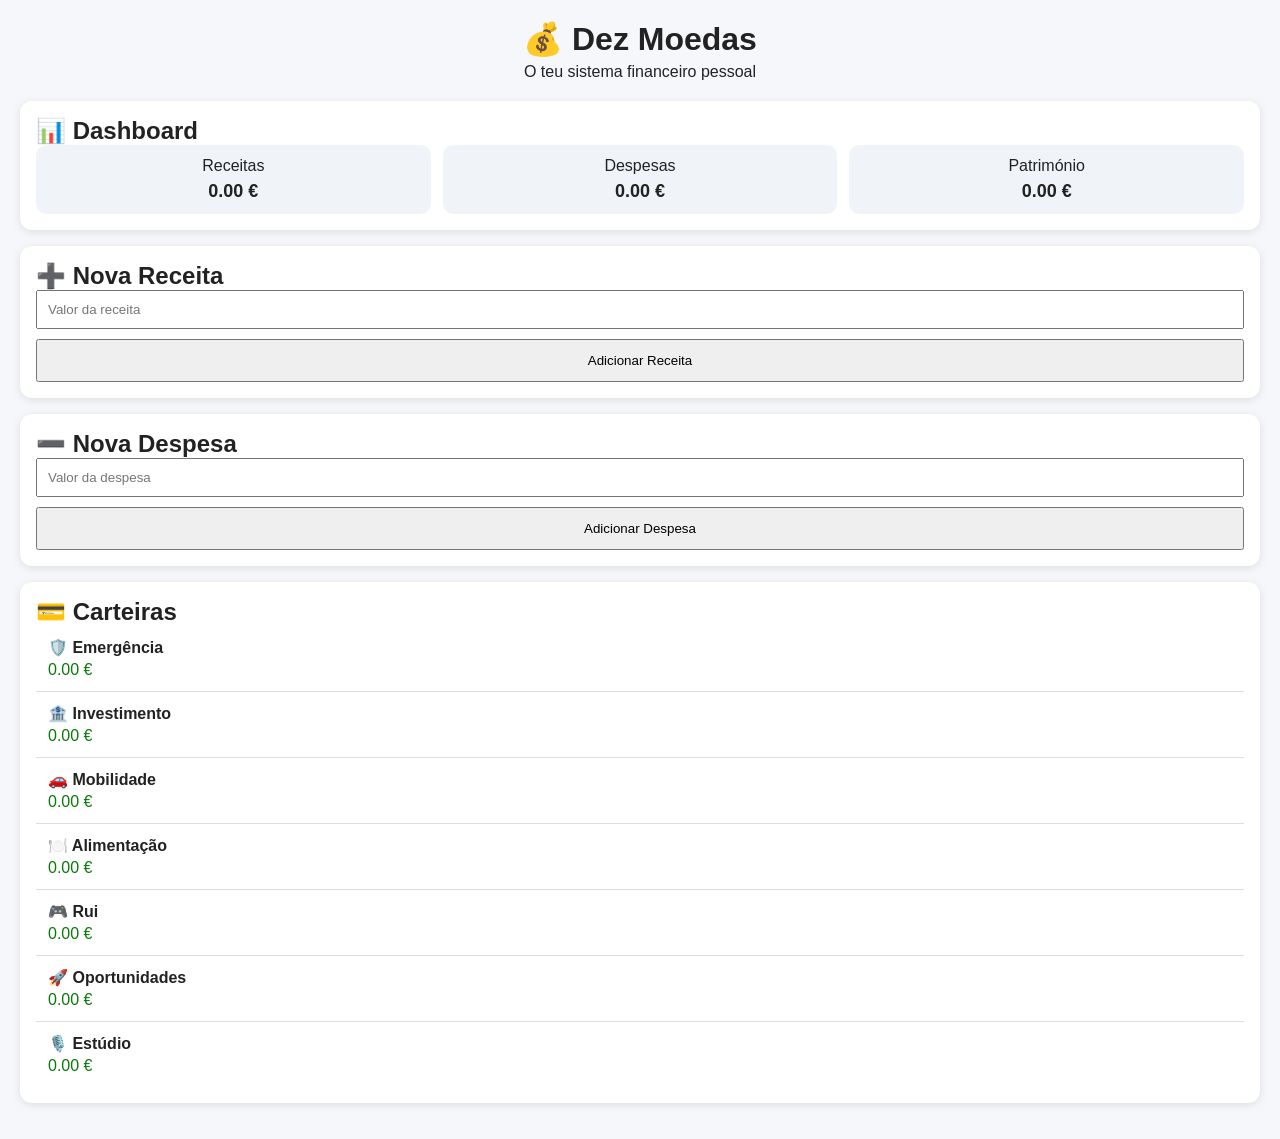
<file: index.html>
<!DOCTYPE html>
<html lang="pt-PT">
<head>
    <meta charset="UTF-8">
    <meta name="viewport" content="width=device-width, initial-scale=1.0">
    <title>Dez Moedas</title>

    <link rel="stylesheet" href="css/style.css">
</head>
<body>

    <header class="header">
        <h1>💰 Dez Moedas</h1>
        <p>O teu sistema financeiro pessoal</p>
    </header>

    <main>

        <section class="card dashboard">
            <h2>📊 Dashboard</h2>

            <div class="stats">
                <div class="stat-box">
                    <span>Receitas</span>
                    <strong id="incomeTotal">0 €</strong>
                </div>

                <div class="stat-box">
                    <span>Despesas</span>
                    <strong id="expenseTotal">0 €</strong>
                </div>

                <div class="stat-box">
                    <span>Património</span>
                    <strong id="netWorth">0 €</strong>
                </div>
            </div>
        </section>
<section class="card">
    <h2>➕ Nova Receita</h2>

    <input
        type="number"
        id="salaryInput"
        placeholder="Valor da receita"
        style="width:100%;padding:10px;margin-bottom:10px;"
    >

    <button
        onclick="addSalary()"
        style="width:100%;padding:12px;"
    >
        Adicionar Receita
    </button>
</section>

<section class="card">
    <h2>➖ Nova Despesa</h2>

    <input
        type="number"
        id="expenseInput"
        placeholder="Valor da despesa"
        style="width:100%;padding:10px;margin-bottom:10px;"
    >

    <button
        onclick="addExpense()"
        style="width:100%;padding:12px;"
    >
        Adicionar Despesa
    </button>
</section>
        
        <section class="card">
            <h2>💳 Carteiras</h2>

            <div id="walletList"></div>
        </section>

    </main>

    <script src="js/config.js"></script>
    <script src="js/storage.js"></script>
    <script src="js/wallets.js"></script>
    <script src="js/app.js"></script>

</body>
</html>
</file>
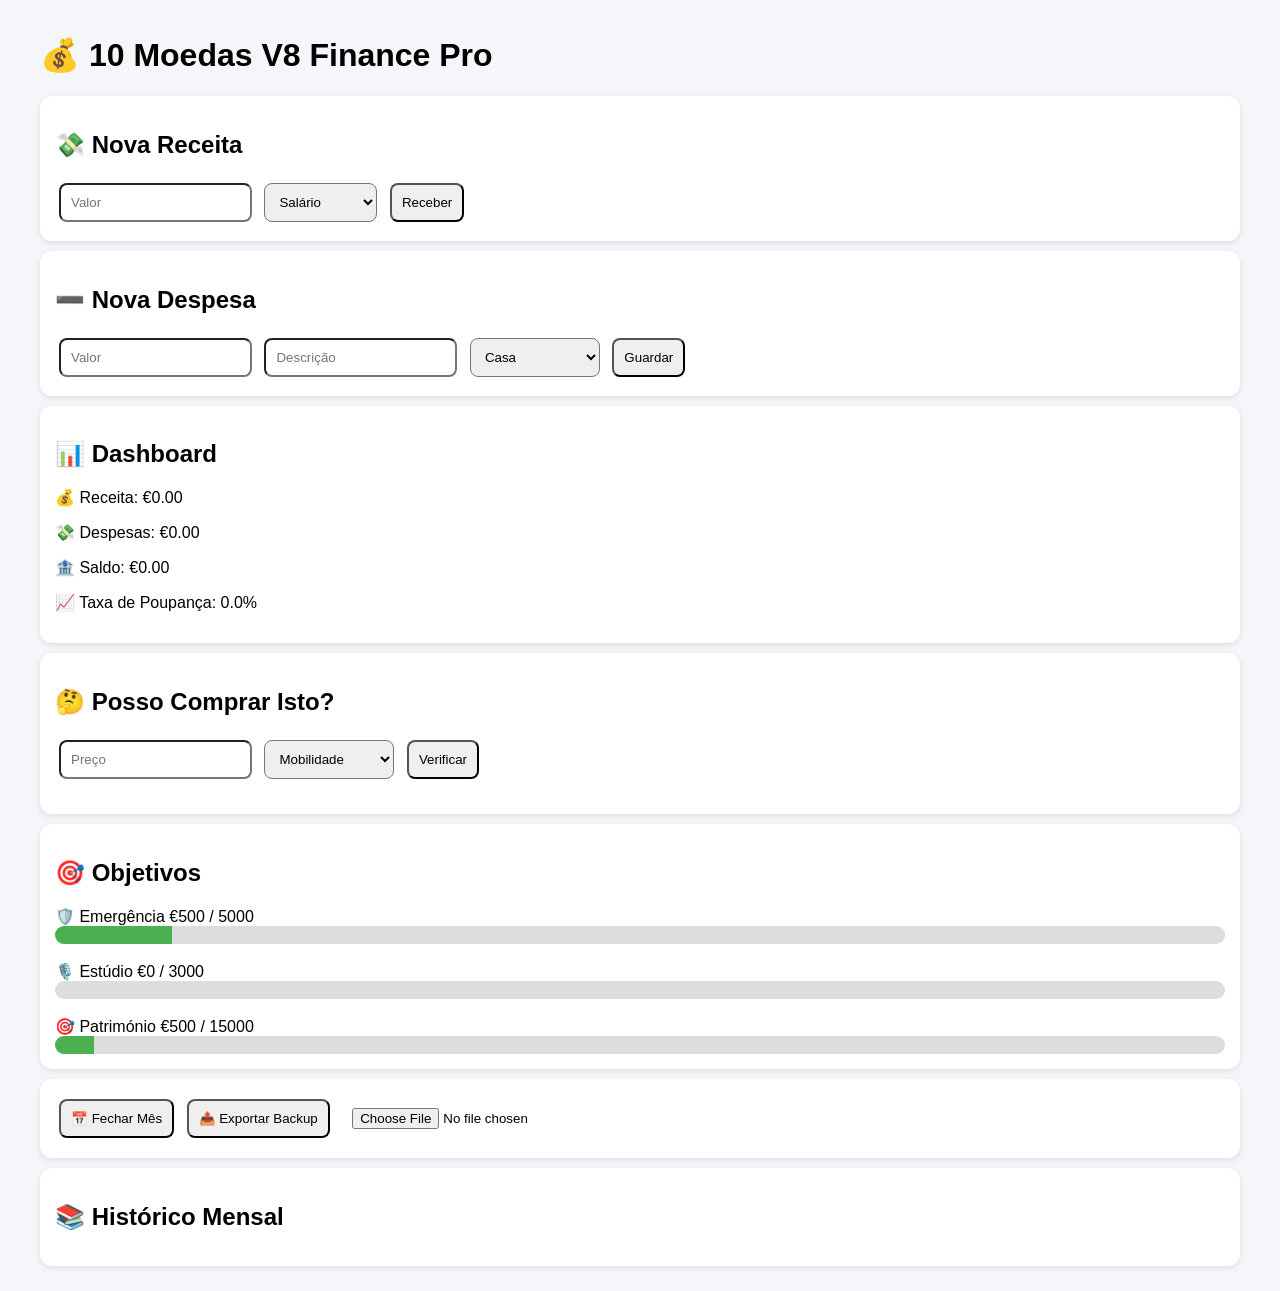
<file: 10_Moedas_V8_Finance_Pro_Completa.html>
<!DOCTYPE html>
<html lang="pt">
<head>
<meta charset="UTF-8">
<meta name="viewport" content="width=device-width,initial-scale=1">
<title>10 Moedas V8 Finance Pro</title>
<style>
body{font-family:Arial;background:#f4f6f9;max-width:1200px;margin:auto;padding:15px}
.card{background:#fff;padding:15px;margin:10px 0;border-radius:12px;box-shadow:0 2px 6px rgba(0,0,0,.1)}
.grid{display:grid;grid-template-columns:repeat(auto-fit,minmax(220px,1fr));gap:10px}
input,select,button{padding:10px;margin:4px;border-radius:8px}
.progress{background:#ddd;height:18px;border-radius:9px;overflow:hidden}
.bar{background:#4caf50;height:100%}
</style>
</head>
<body>
<h1>💰 10 Moedas V8 Finance Pro</h1>

<div class="card">
<h2>💸 Nova Receita</h2>
<input id="income" type="number" placeholder="Valor">
<select id="incomeType">
<option>Salário</option><option>Horas Extra</option><option>Subsídio</option><option>Outro</option>
</select>
<button onclick="addIncome()">Receber</button>
<div id="transferBox"></div>
</div>

<div class="card">
<h2>➖ Nova Despesa</h2>
<input id="expenseValue" type="number" placeholder="Valor">
<input id="expenseDesc" placeholder="Descrição">
<select id="expenseCat">
<option>Casa</option><option>Emergência</option><option>Investimento</option>
<option>Mobilidade</option><option>Alimentação</option><option>Rui</option><option>Oportunidades</option>
</select>
<button onclick="addExpense()">Guardar</button>
</div>

<div class="card"><h2>📊 Dashboard</h2><div id="dashboard"></div></div>

<div class="card">
<h2>🤔 Posso Comprar Isto?</h2>
<input id="buyPrice" type="number" placeholder="Preço">
<select id="buyCat">
<option>Mobilidade</option><option>Alimentação</option><option>Rui</option><option>Oportunidades</option>
</select>
<button onclick="canBuy()">Verificar</button>
<p id="buyResult"></p>
</div>

<div class="card">
<h2>🎯 Objetivos</h2>
<div>🛡️ Emergência <span id="eTxt"></span><div class="progress"><div id="eBar" class="bar"></div></div></div><br>
<div>🎙️ Estúdio <span id="sTxt"></span><div class="progress"><div id="sBar" class="bar"></div></div></div><br>
<div>🎯 Património <span id="pTxt"></span><div class="progress"><div id="pBar" class="bar"></div></div></div>
</div>

<div class="card">
<button onclick="closeMonth()">📅 Fechar Mês</button>
<button onclick="exportBackup()">📤 Exportar Backup</button>
<input type="file" id="importFile" onchange="importBackup()">
</div>

<div class="card"><h2>📚 Histórico Mensal</h2><ul id="history"></ul></div>

<script>
let db=JSON.parse(localStorage.getItem("v8finance")||'{"income":0,"spent":{},"budgets":{},"history":[],"emergency":500,"studio":0,"wealth":500}');

function save(){localStorage.setItem("v8finance",JSON.stringify(db));render();}

function addIncome(){
 let income=parseFloat(document.getElementById("income").value||0);
 db.income+=income;

 let remaining=Math.max(0,income-650);

 let emergencyPct = db.emergency>=5000 ? 0 : 0.15;
 let investPct = db.emergency>=5000 ? 0.20 : 0.05;

 db.budgets={
 Casa:650,
 Emergência:remaining*emergencyPct,
 Investimento:remaining*investPct,
 Mobilidade:remaining*0.30,
 Alimentação:remaining*0.30,
 Rui:remaining*0.10,
 Oportunidades:remaining*0.10
 };

 db.emergency += db.budgets["Emergência"];
 db.wealth += db.budgets["Emergência"] + db.budgets["Investimento"];

 document.getElementById("transferBox").innerHTML=Object.entries(db.budgets).map(x=>"<p>"+x[0]+": €"+x[1].toFixed(2)+"</p>").join("");
 save();
}

function addExpense(){
 let v=parseFloat(document.getElementById("expenseValue").value||0);
 let c=document.getElementById("expenseCat").value;
 db.spent[c]=(db.spent[c]||0)+v;
 save();
}

function canBuy(){
 let v=parseFloat(document.getElementById("buyPrice").value||0);
 let c=document.getElementById("buyCat").value;
 let available=(db.budgets[c]||0)-(db.spent[c]||0);
 document.getElementById("buyResult").innerText=v<=available?
 "🟢 Sim. Restam €"+(available-v).toFixed(2):
 "🔴 Não. Disponível €"+available.toFixed(2);
}

function closeMonth(){
 let spent=Object.values(db.spent).reduce((a,b)=>a+b,0);
 db.history.unshift({date:new Date().toLocaleDateString(),income:db.income,spent:spent,saving:db.income-spent});
 db.income=0; db.spent={}; db.budgets={};
 save();
}

function exportBackup(){
 let blob=new Blob([JSON.stringify(db,null,2)],{type:"application/json"});
 let a=document.createElement("a");
 a.href=URL.createObjectURL(blob);
 a.download="10Moedas_Backup.json";
 a.click();
}

function importBackup(){
 let f=document.getElementById("importFile").files[0];
 let r=new FileReader();
 r.onload=e=>{db=JSON.parse(e.target.result);save();};
 r.readAsText(f);
}

function render(){
 let spent=Object.values(db.spent).reduce((a,b)=>a+b,0);
 let saldo=db.income-spent;
 let taxa=db.income>0?((saldo/db.income)*100):0;

 document.getElementById("dashboard").innerHTML=`
 <p>💰 Receita: €${db.income.toFixed(2)}</p>
 <p>💸 Despesas: €${spent.toFixed(2)}</p>
 <p>🏦 Saldo: €${saldo.toFixed(2)}</p>
 <p>📈 Taxa de Poupança: ${taxa.toFixed(1)}%</p>`;

 document.getElementById("eTxt").innerText=`€${db.emergency.toFixed(0)} / 5000`;
 document.getElementById("sTxt").innerText=`€${db.studio.toFixed(0)} / 3000`;
 document.getElementById("pTxt").innerText=`€${db.wealth.toFixed(0)} / 15000`;

 eBar.style.width=Math.min(100,db.emergency/5000*100)+"%";
 sBar.style.width=Math.min(100,db.studio/3000*100)+"%";
 pBar.style.width=Math.min(100,db.wealth/15000*100)+"%";

 history.innerHTML=db.history.map(h=>`<li>${h.date} | Receita €${h.income.toFixed(2)} | Saldo €${h.saving.toFixed(2)}</li>`).join("");
}
render();
</script>
</body>
</html>
</file>
<file: css/style.css>
*{
    margin:0;
    padding:0;
    box-sizing:border-box;
}

body{
    font-family:Arial, Helvetica, sans-serif;
    background:#f5f7fa;
    color:#222;
    padding:20px;
}

.header{
    text-align:center;
    margin-bottom:20px;
}

.header h1{
    margin-bottom:5px;
}

.card{
    background:white;
    border-radius:12px;
    padding:16px;
    margin-bottom:16px;
    box-shadow:0 2px 8px rgba(0,0,0,0.1);
}

.stats{
    display:grid;
    grid-template-columns:repeat(auto-fit,minmax(120px,1fr));
    gap:12px;
}

.stat-box{
    background:#f0f4f8;
    border-radius:10px;
    padding:12px;
    text-align:center;
}

.stat-box strong{
    display:block;
    margin-top:6px;
    font-size:18px;
}

.wallet{
    padding:12px;
    border-bottom:1px solid #ddd;
}

.wallet:last-child{
    border-bottom:none;
}

.wallet-name{
    font-weight:bold;
}

.wallet-balance{
    margin-top:4px;
    color:#0a7a0a;
}
</file>
